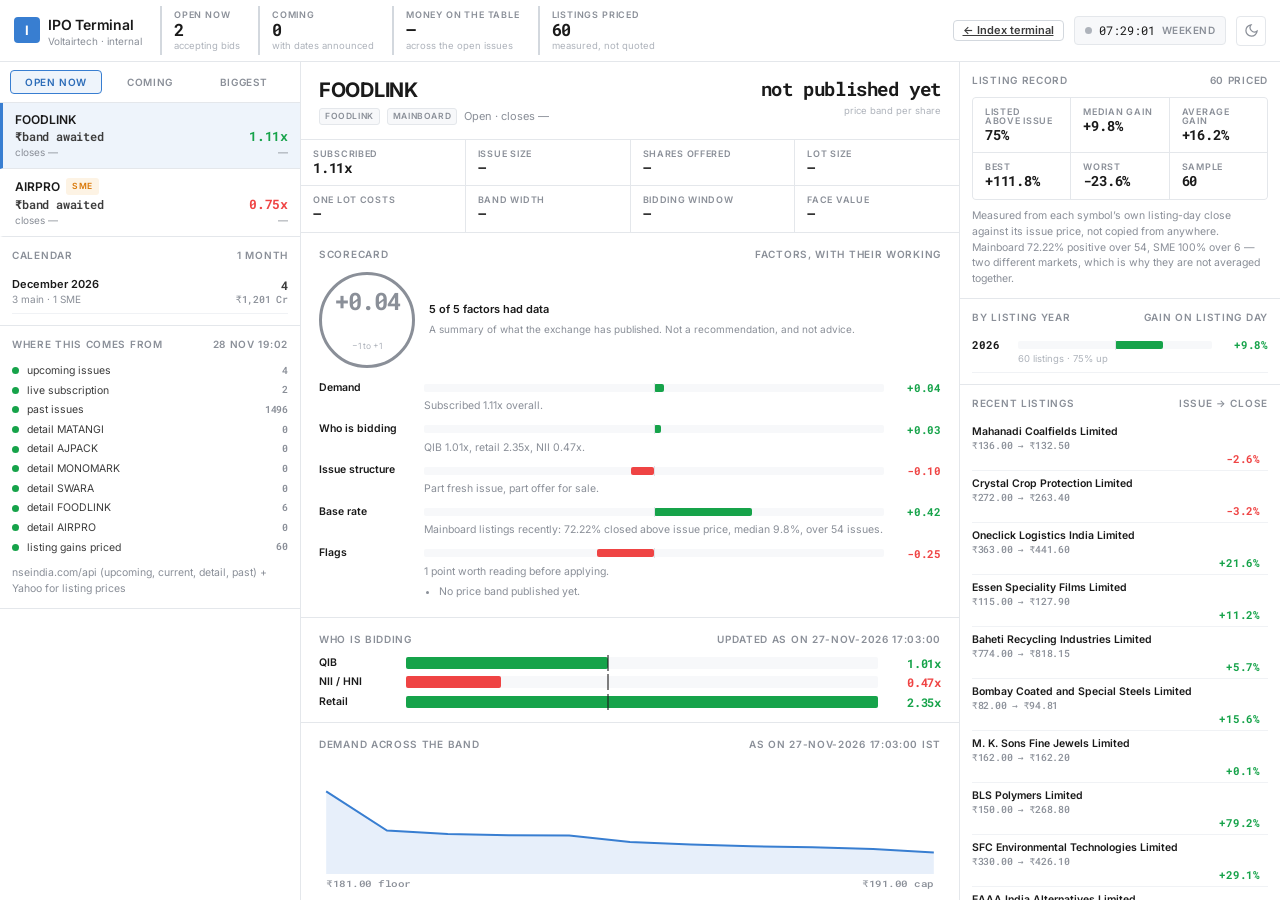
<file: ipo.html>
<!doctype html>
<html lang="en">
<head>
<meta charset="utf-8" />
<meta name="viewport" content="width=device-width, initial-scale=1" />
<title>IPO Terminal &middot; Voltairtech</title>
<meta name="description" content="Indian IPOs: the live book, the demand curve, the official prospectus and the measured listing record. Statistics, not commentary." />
<link rel="preconnect" href="https://fonts.googleapis.com" />
<link rel="preconnect" href="https://fonts.gstatic.com" crossorigin />
<link href="https://fonts.googleapis.com/css2?family=Inter:wght@400;500;600;700&family=Roboto+Mono:wght@400;500;600&display=swap" rel="stylesheet" />
<link rel="stylesheet" href="assets/style.css" />
<link rel="stylesheet" href="assets/ipo.css" />
</head>
<body class="ipo-body">

<header class="topbar">
  <div class="brand">
    <div class="brand-mark">I</div>
    <div>
      <span class="brand-name">IPO Terminal</span>
      <span class="brand-sub">Voltairtech &middot; internal</span>
    </div>
  </div>

  <div class="ipo-topstats" id="ipo-topstats"></div>

  <div class="topbar-right">
    <a class="btn btn-sm" href="index.html" title="The NIFTY and SENSEX terminal">&larr; Index terminal</a>
    <div class="clock">
      <span class="dot" id="market-dot"></span>
      <span class="clock-time" id="market-clock">--:--:--</span>
      <span class="clock-state" id="market-state">&mdash;</span>
    </div>
    <button class="icon-btn" id="btn-theme" title="Toggle dark mode" aria-label="Toggle dark mode">
      <svg viewBox="0 0 24 24" fill="none" stroke="currentColor" stroke-width="2" stroke-linecap="round"><path d="M21 12.8A9 9 0 1 1 11.2 3a7 7 0 0 0 9.8 9.8z"/></svg>
    </button>
  </div>
</header>

<div class="ipo-workspace">

  <!-- ------------------------------------------------------- LEFT: the list -->
  <aside class="panel ipo-list-panel" aria-label="Issues">
    <div class="ipo-tabs" role="tablist">
      <button class="ipo-tab is-on" data-list="open" role="tab" aria-selected="true">Open now</button>
      <button class="ipo-tab" data-list="upcoming" role="tab" aria-selected="false">Coming</button>
      <button class="ipo-tab" data-list="big" role="tab" aria-selected="false">Biggest</button>
    </div>
    <div class="panel-scroll">
      <div id="ipo-list"></div>

      <div class="section" id="ipo-calendar-section">
        <div class="section-head">
          <span class="label">Calendar</span>
          <span class="label" id="ipo-cal-note">&mdash;</span>
        </div>
        <div id="ipo-calendar"></div>
      </div>

      <div class="section">
        <div class="section-head">
          <span class="label">Where this comes from</span>
          <span class="label" id="ipo-updated">&mdash;</span>
        </div>
        <div id="ipo-lanes"></div>
        <p class="hint" id="ipo-source">&mdash;</p>
      </div>
    </div>
  </aside>

  <!-- --------------------------------------------------- CENTRE: the company -->
  <main class="panel ipo-main" aria-label="Issue detail">
    <div class="panel-scroll" id="ipo-detail">
      <div class="ipo-empty" id="ipo-empty">
        <strong>Loading Indian IPOs&hellip;</strong>
        <span class="muted">Pipeline, live book and the measured listing record.</span>
      </div>
    </div>
  </main>

  <!-- ------------------------------------------------- RIGHT: the base rate -->
  <aside class="panel ipo-side" aria-label="Market record">
    <div class="panel-scroll">
      <div class="section">
        <div class="section-head">
          <span class="label">Listing record</span>
          <span class="label" id="ipo-hist-n">&mdash;</span>
        </div>
        <div id="ipo-hist-summary"></div>
        <p class="hint" id="ipo-hist-note">&mdash;</p>
      </div>

      <div class="section" id="ipo-year-section">
        <div class="section-head">
          <span class="label">By listing year</span>
          <span class="label">gain on listing day</span>
        </div>
        <div id="ipo-years"></div>
      </div>

      <div class="section" id="ipo-recent-section">
        <div class="section-head">
          <span class="label">Recent listings</span>
          <span class="label">issue &rarr; close</span>
        </div>
        <div id="ipo-recent"></div>
      </div>

      <div class="section">
        <div class="section-head"><span class="label">Grey market premium</span></div>
        <p class="hint" id="ipo-gmp">
          Not shown. Every GMP figure in circulation is scraped from unregulated grey-market
          sites, none of them publish a method, and they disagree with each other by a third
          on the same morning. This page will show one when there is a source whose record can
          be scored against actual listing gains the way the numbers above are.
        </p>
      </div>
    </div>
  </aside>
</div>

<script src="assets/js/config.js"></script>
<script src="assets/js/core.js"></script>
<script src="assets/js/data.js"></script>
<script src="assets/js/ipo.js"></script>
<script src="assets/js/ipo-app.js"></script>
</body>
</html>
</file>
<file: assets/style.css>
/* ============================================================================
   Kite-style terminal for NIFTY / SENSEX.
   Palette follows Zerodha Kite: white surfaces, #387ed1 blue, green up,
   orange-red down. Every colour is a token so the dark theme swaps in one place.
   ========================================================================== */

:root {
  color-scheme: light;

  --bg:            #ffffff;
  --bg-sunken:     #f7f8fa;
  --bg-raised:     #ffffff;
  --bg-hover:      #f4f6f8;
  --bg-active:     #eef4fb;

  --border:        #e4e7eb;
  --border-strong: #d3d8de;

  --ink:           #3c3c3c;
  --ink-strong:    #1a1a1a;
  --ink-muted:     #8a8f98;
  --ink-faint:     #aeb3bb;

  --brand:         #387ed1;
  --brand-ink:     #2c6cb8;
  --brand-soft:    #e8f1fb;

  --up:            #16a34a;
  --up-soft:       #e8f6ed;
  --down:          #ef4444;
  --down-soft:     #fdecec;
  --flat:          #8a8f98;

  --warn:          #d97706;
  --warn-soft:     #fdf3e4;

  /* chart-only tokens */
  --grid:          #f0f2f5;
  --axis:          #dfe3e8;
  --forecast:      #7c3aed;
  --fc-news:       #0284c7;
  --fc-pattern:    #ea580c;
  /* The frozen call and what actually happened. Deliberately outside the
     violet/blue/orange family the live projections use, because these two are
     the only lines a reader is asked to compare against each other. */
  --fc-locked:     #db2777;
  --actual-line:   #111827;
  --forecast-soft: #ede9fe;
  --now-line:      #94a3b8;
  --pattern-bull:  #0ea5e9;
  --pattern-bear:  #d97706;
  --pattern-neutral:#94a3b8;
  --level-line:    #64748b;

  /* categorical slots for the driver / sector charts */
  --series-1: #2a78d6;
  --series-2: #eb6834;
  --series-3: #1baf7a;
  --series-4: #eda100;
  --series-5: #4a3aa7;

  --radius:   4px;
  --radius-lg: 6px;
  --shadow:   0 1px 2px rgba(16,24,40,.06), 0 1px 3px rgba(16,24,40,.08);
  --shadow-lg:0 8px 24px rgba(16,24,40,.12);

  /* 62px, not 54: the ticker tiles went to two lines on 20 Sep 2026 and
     54 clipped the label off the top of every one of them. */
  --header-h: 62px;
  --mw-w:     272px;
  --insight-w:320px;

  --mono: "Roboto Mono", ui-monospace, "SF Mono", Menlo, Consolas, monospace;
  --sans: Inter, -apple-system, BlinkMacSystemFont, "Segoe UI", Roboto, sans-serif;
}

:root[data-theme="dark"] {
  color-scheme: dark;
  --bg:            #14161a;
  --bg-sunken:     #0f1114;
  --bg-raised:     #1a1d22;
  --bg-hover:      #23272e;
  --bg-active:     #1c2734;
  --border:        #2a2f37;
  --border-strong: #3a414b;
  --ink:           #d5d9df;
  --ink-strong:    #f2f4f7;
  --ink-muted:     #8b939e;
  --ink-faint:     #6b737d;
  --brand:         #5b9ce6;
  --brand-ink:     #7db1ec;
  --brand-soft:    #16263a;
  --up:            #34d17f;
  --up-soft:       #12281c;
  --down:          #f87171;
  --down-soft:     #2c1618;
  --grid:          #21252b;
  --axis:          #333a43;
  --forecast:      #a78bfa;
  --fc-news:       #38bdf8;
  --fc-pattern:    #fb923c;
  --fc-locked:     #f472b6;
  --actual-line:   #e5e7eb;
  --forecast-soft: #251d3d;
  --now-line:      #64748b;
  --pattern-bull:  #38bdf8;
  --pattern-bear:  #fbbf24;
  --pattern-neutral:#7a838f;
  --level-line:    #94a3b8;
  --series-1: #3987e5; --series-2: #d95926; --series-3: #199e70;
  --series-4: #c98500; --series-5: #9085e9;
  --shadow:   0 1px 2px rgba(0,0,0,.4);
  --shadow-lg:0 8px 24px rgba(0,0,0,.5);
}

* { box-sizing: border-box; }

html, body {
  height: 100%;
  margin: 0;
  background: var(--bg-sunken);
  color: var(--ink);
  font: 400 13px/1.45 var(--sans);
  -webkit-font-smoothing: antialiased;
}

body { display: flex; flex-direction: column; overflow: hidden; }

.num { font-family: var(--mono); font-variant-numeric: tabular-nums; letter-spacing: -.2px; }
.up   { color: var(--up); }
.down { color: var(--down); }
.flat { color: var(--flat); }
.muted{ color: var(--ink-muted); }
.hidden { display: none !important; }

.label {
  font-size: 10px; font-weight: 600; letter-spacing: .07em;
  text-transform: uppercase; color: var(--ink-muted);
}

/* ------------------------------------------------------------------ header */
.topbar {
  height: var(--header-h); flex: 0 0 var(--header-h);
  display: flex; align-items: center; gap: 18px;
  padding: 0 14px;
  background: var(--bg-raised);
  border-bottom: 1px solid var(--border);
  z-index: 40;
}

.brand { display: flex; align-items: center; gap: 8px; flex: 0 0 auto; }
.brand-mark {
  width: 26px; height: 26px; border-radius: var(--radius);
  background: var(--brand); color: #fff;
  display: grid; place-items: center; font-weight: 700; font-size: 13px;
}
.brand-name { font-weight: 600; font-size: 14px; color: var(--ink-strong); letter-spacing: -.2px; }
.brand-sub  { font-size: 10px; color: var(--ink-muted); display: block; line-height: 1; margin-top: 1px; }

.ticker-strip { display: flex; gap: 6px; flex: 1 1 auto; min-width: 0; overflow-x: auto; scrollbar-width: none; }
.ticker-strip::-webkit-scrollbar { display: none; }

/* Two lines, not one. A ticker tile is read as "name, then number", and a
   single baseline row of name / price / change makes all three compete - the
   price is the thing the eye should land on and it was the same weight as the
   label above it. This is the shape every Indian broker and exchange site
   uses, for that reason.

   Grid areas rather than a wrapper element, because the three children are
   flat in the markup and adding a wrapper would mean touching renderTicker(),
   which finds them by data-field. */
.tick {
  display: grid;
  grid-template-columns: auto auto;
  grid-template-areas: "name name" "ltp chg";
  align-items: baseline;
  column-gap: 7px; row-gap: 1px;
  padding: 5px 11px; border-radius: var(--radius);
  border: 1px solid transparent; cursor: pointer; white-space: nowrap;
  transition: background .12s, border-color .12s;
  min-width: 104px;
}
.tick:hover { background: var(--bg-hover); }
.tick[aria-selected="true"] { background: var(--bg-active); border-color: var(--brand); }
.tick-name {
  grid-area: name;
  font-size: 9.5px; font-weight: 600; letter-spacing: .08em;
  text-transform: uppercase; color: var(--ink-muted);
}
.tick-ltp { grid-area: ltp; font-size: 15px; font-weight: 700; color: var(--ink-strong); letter-spacing: -.3px; }
.tick-chg { grid-area: chg; font-size: 10.5px; font-weight: 600; }

.topbar-right { display: flex; align-items: center; gap: 10px; flex: 0 0 auto; }

.clock {
  display: flex; align-items: center; gap: 7px;
  padding: 5px 10px; border-radius: var(--radius);
  background: var(--bg-sunken); border: 1px solid var(--border);
}
.dot { width: 7px; height: 7px; border-radius: 50%; background: var(--flat); flex: 0 0 auto; }
.dot.live   { background: var(--up); animation: pulse 2s ease-in-out infinite; }
.dot.closed { background: var(--ink-faint); }
.dot.pre    { background: var(--warn); }
@keyframes pulse { 0%,100% { opacity: 1; } 50% { opacity: .35; } }
@media (prefers-reduced-motion: reduce) { .dot.live { animation: none; } }

.clock-time  { font-family: var(--mono); font-size: 12px; color: var(--ink-strong); }
.clock-state { font-size: 10px; font-weight: 600; letter-spacing: .05em; text-transform: uppercase; color: var(--ink-muted); }

.icon-btn {
  width: 30px; height: 30px; display: grid; place-items: center;
  border: 1px solid var(--border); background: var(--bg-raised);
  border-radius: var(--radius); color: var(--ink-muted); cursor: pointer;
  transition: background .12s, color .12s;
}
.icon-btn:hover { background: var(--bg-hover); color: var(--ink-strong); }
.icon-btn svg { width: 15px; height: 15px; }

/* --------------------------------------------------------------- workspace */
.workspace {
  flex: 1 1 auto; min-height: 0;
  display: grid;
  grid-template-columns: var(--mw-w) minmax(0,1fr) var(--insight-w);
  gap: 1px; background: var(--border);
}

.panel { background: var(--bg); min-height: 0; display: flex; flex-direction: column; overflow: hidden; }
.panel-scroll { overflow-y: auto; overscroll-behavior: contain; }
.panel-scroll::-webkit-scrollbar { width: 8px; }
.panel-scroll::-webkit-scrollbar-thumb { background: var(--border-strong); border-radius: 4px; }
.panel-scroll::-webkit-scrollbar-track { background: transparent; }

.section {
  padding: 11px 12px;
  border-bottom: 1px solid var(--border);
}
.section-head {
  display: flex; align-items: center; justify-content: space-between;
  gap: 8px; margin-bottom: 9px;
}

/* ------------------------------------------------------------ marketwatch */
.mw-search { padding: 9px 10px; border-bottom: 1px solid var(--border); }
.mw-search input {
  width: 100%; padding: 7px 9px; font: inherit; font-size: 12px;
  border: 1px solid var(--border); border-radius: var(--radius);
  background: var(--bg-sunken); color: var(--ink);
}
.mw-search input:focus { outline: 2px solid var(--brand-soft); border-color: var(--brand); background: var(--bg); }

.mw-list { list-style: none; margin: 0; padding: 0; }
.mw-item {
  display: flex; align-items: center; justify-content: space-between; gap: 8px;
  padding: 9px 12px; border-bottom: 1px solid var(--border);
  cursor: pointer; border-left: 2px solid transparent;
}
.mw-item:hover { background: var(--bg-hover); }
.mw-item[aria-selected="true"] { background: var(--bg-active); border-left-color: var(--brand); }
.mw-title { font-size: 12.5px; font-weight: 600; color: var(--ink-strong); display: block; }
.mw-sub   { font-size: 10px; color: var(--ink-faint); text-transform: uppercase; letter-spacing: .04em; }
.mw-right { text-align: right; }
.mw-ltp   { font-size: 13px; font-weight: 600; display: block; }
.mw-chg   { font-size: 10.5px; }

/* flash on tick */
@keyframes flashUp   { from { background: var(--up-soft); }   to { background: transparent; } }
@keyframes flashDown { from { background: var(--down-soft); } to { background: transparent; } }
.flash-up   { animation: flashUp .6s ease-out; }
.flash-down { animation: flashDown .6s ease-out; }

/* ---------------------------------------------------------------- stat rows */
.stat-grid { display: grid; grid-template-columns: 1fr 1fr; gap: 1px; background: var(--border); border: 1px solid var(--border); border-radius: var(--radius); overflow: hidden; }
.stat { background: var(--bg); padding: 7px 9px; }
.stat-k { font-size: 9.5px; color: var(--ink-muted); text-transform: uppercase; letter-spacing: .05em; display: block; }
.stat-v { font-size: 12.5px; font-weight: 600; color: var(--ink-strong); font-family: var(--mono); }

.kv { display: flex; align-items: baseline; justify-content: space-between; gap: 10px; padding: 4px 0; font-size: 12px; }
.kv + .kv { border-top: 1px dashed var(--border); }
.kv-k { color: var(--ink-muted); }
.kv-v { font-weight: 600; color: var(--ink-strong); font-family: var(--mono); }

/* breadth bar */
.breadth { display: flex; height: 6px; border-radius: 3px; overflow: hidden; background: var(--border); margin-top: 6px; }
.breadth-a { background: var(--up); }
.breadth-d { background: var(--down); }
.breadth-u { background: var(--ink-faint); }

/* ------------------------------------------------------------- chart panel */
.chart-panel { display: flex; flex-direction: column; min-height: 0; }

.chart-toolbar {
  display: flex; align-items: center; gap: 14px; flex-wrap: wrap;
  padding: 9px 14px; border-bottom: 1px solid var(--border);
  background: var(--bg-raised);
}
.asset-block { display: flex; align-items: baseline; gap: 10px; flex: 0 1 auto; min-width: 0; }
.asset-name  { font-size: 15px; font-weight: 600; color: var(--ink-strong); margin: 0; white-space: nowrap; }
.asset-exch  { font-size: 10px; color: var(--ink-faint); text-transform: uppercase; letter-spacing: .05em; }
.asset-ltp   { font-size: 20px; font-weight: 600; font-family: var(--mono); letter-spacing: -.5px; }
.asset-chg   { font-size: 12.5px; font-weight: 500; font-family: var(--mono); }

.toolbar-spacer { flex: 1 1 auto; }

.tf-group { display: inline-flex; border: 1px solid var(--border); border-radius: var(--radius); overflow: hidden; }
.tf-btn {
  padding: 5px 11px; font: 600 11px/1 var(--sans); letter-spacing: .03em;
  background: var(--bg-raised); color: var(--ink-muted);
  border: none; border-right: 1px solid var(--border); cursor: pointer;
  transition: background .12s, color .12s;
}
.tf-btn:last-child { border-right: none; }
.tf-btn:hover { background: var(--bg-hover); color: var(--ink-strong); }
.tf-btn[aria-pressed="true"] { background: var(--brand); color: #fff; }

.chart-legend { display: flex; gap: 12px; align-items: center; flex-wrap: wrap; }
.lg { display: inline-flex; align-items: center; gap: 5px; font-size: 10.5px; color: var(--ink-muted); }
.lg-swatch { width: 12px; height: 3px; border-radius: 2px; flex: 0 0 auto; }
.lg-swatch.hist { background: linear-gradient(90deg, var(--up) 50%, var(--down) 50%); }
.lg-swatch.fc   { background: repeating-linear-gradient(90deg, var(--forecast) 0 4px, transparent 4px 7px); }
.lg-swatch.fcnews { background: repeating-linear-gradient(90deg, var(--fc-news) 0 4px, transparent 4px 7px); }
.lg-swatch.fcpat  { background: repeating-linear-gradient(90deg, var(--fc-pattern) 0 4px, transparent 4px 7px); }
.lg-swatch.lock { background: repeating-linear-gradient(90deg, var(--fc-locked) 0 5px, transparent 5px 8px); }
.lg-swatch.act  { background: var(--actual-line); }

.chart-stage { position: relative; flex: 1 1 auto; min-height: 260px; }
#chart { position: absolute; inset: 0; }

/* forecast zone shading + now divider, positioned by JS */
.now-divider {
  position: absolute; top: 0; bottom: 26px; width: 0;
  border-left: 1px dashed var(--now-line); pointer-events: none; z-index: 3;
}
.now-divider::after {
  content: "NOW"; position: absolute; top: 4px; left: 4px;
  font: 600 9px/1 var(--sans); letter-spacing: .08em; color: var(--now-line);
  background: var(--bg); padding: 2px 4px; border-radius: 2px;
}
.forecast-zone {
  position: absolute; top: 0; bottom: 26px; right: 0;
  background: var(--forecast-soft); opacity: .45;
  pointer-events: none; z-index: 1;
}
.forecast-zone::after {
  content: "AI FORECAST"; position: absolute; top: 4px; right: 8px;
  font: 600 9px/1 var(--sans); letter-spacing: .08em; color: var(--forecast);
}

.chart-empty {
  position: absolute; inset: 0; display: grid; place-items: center; z-index: 5;
  background: var(--bg); color: var(--ink-muted); font-size: 12px; gap: 8px;
  text-align: center; padding: 20px;
}

/* reason card that follows the crosshair */
.reason-card {
  position: absolute; z-index: 10; max-width: 320px;
  background: var(--bg-raised); border: 1px solid var(--border-strong);
  border-radius: var(--radius-lg); box-shadow: var(--shadow-lg);
  padding: 10px 11px; pointer-events: none;
}
.reason-head { display: flex; align-items: center; justify-content: space-between; gap: 10px; margin-bottom: 6px; }
.reason-when { font: 600 10px/1 var(--mono); color: var(--ink-muted); }
.reason-move { font: 700 12px/1 var(--mono); }
.reason-text { font-size: 12px; color: var(--ink-strong); margin: 0 0 7px; line-height: 1.4; }
.reason-foot { display: flex; gap: 8px; flex-wrap: wrap; font-size: 10px; color: var(--ink-muted); }

.chip {
  display: inline-flex; align-items: center; gap: 4px;
  padding: 2px 6px; border-radius: 3px; font-size: 10px; font-weight: 600;
  letter-spacing: .03em; text-transform: uppercase;
  background: var(--bg-sunken); color: var(--ink-muted); border: 1px solid var(--border);
}
.chip.pos  { background: var(--up-soft);   color: var(--up);   border-color: transparent; }
.chip.neg  { background: var(--down-soft); color: var(--down); border-color: transparent; }
.chip.high { background: var(--warn-soft); color: var(--warn); border-color: transparent; }
.chip.brand{ background: var(--brand-soft); color: var(--brand-ink); border-color: transparent; }

/* ------------------------------------------------------------ news console */
.news-console { flex: 0 0 auto; border-top: 1px solid var(--border); background: var(--bg-raised); display: flex; flex-direction: column; max-height: 244px; }
.news-head {
  display: flex; align-items: center; gap: 10px; flex-wrap: wrap;
  padding: 8px 14px; border-bottom: 1px solid var(--border);
}
.news-filters { display: flex; gap: 4px; margin-left: auto; flex-wrap: wrap; }
.filter-btn {
  padding: 3px 8px; font: 600 10px/1.4 var(--sans); letter-spacing: .03em;
  border: 1px solid var(--border); background: var(--bg); color: var(--ink-muted);
  border-radius: 3px; cursor: pointer; text-transform: uppercase;
}
.filter-btn[aria-pressed="true"] { background: var(--brand); border-color: var(--brand); color: #fff; }

.news-list { list-style: none; margin: 0; padding: 0; overflow-y: auto; flex: 1 1 auto; }
.news-row {
  display: grid; grid-template-columns: 52px 62px 1fr auto;
  gap: 10px; align-items: baseline;
  padding: 7px 14px; border-bottom: 1px solid var(--border); font-size: 12px;
}
.news-row:hover { background: var(--bg-hover); }
.news-row.is-new { animation: flashIn 1.2s ease-out; }
@keyframes flashIn { from { background: var(--brand-soft); } to { background: transparent; } }
.news-time { font-family: var(--mono); font-size: 10.5px; color: var(--ink-faint); }
.news-head-text { color: var(--ink-strong); overflow: hidden; text-overflow: ellipsis; white-space: nowrap; }
.news-head-text a { color: inherit; text-decoration: none; }
.news-head-text a:hover { color: var(--brand); text-decoration: underline; }
.news-score { font-family: var(--mono); font-size: 11px; font-weight: 600; text-align: right; }

/* --------------------------------------------------------- insight column */
.gauge-wrap { margin: 4px 0 10px; }
.gauge-track { position: relative; height: 8px; border-radius: 4px; background: linear-gradient(90deg, var(--down) 0%, var(--border) 50%, var(--up) 100%); }
.gauge-pin {
  position: absolute; top: -4px; width: 3px; height: 16px; border-radius: 2px;
  background: var(--ink-strong); transform: translateX(-50%);
  transition: left .5s cubic-bezier(.4,0,.2,1);
}
.gauge-scale { display: flex; justify-content: space-between; margin-top: 5px; font-size: 9.5px; color: var(--ink-faint); text-transform: uppercase; letter-spacing: .05em; }

.verdict { text-align: center; padding: 10px 0 4px; }
.verdict-dir { font-size: 22px; font-weight: 700; letter-spacing: -.4px; line-height: 1.1; }
.verdict-range { font-family: var(--mono); font-size: 13px; color: var(--ink-strong); margin-top: 3px; }
.verdict-conf { font-size: 11px; color: var(--ink-muted); margin-top: 3px; }

.drivers { display: grid; gap: 7px; }
.driver { display: grid; grid-template-columns: 74px 1fr 42px; gap: 8px; align-items: center; font-size: 11.5px; }
.driver-k { color: var(--ink-muted); }
.driver-bar { position: relative; height: 7px; background: var(--bg-sunken); border-radius: 4px; overflow: hidden; }
.driver-bar::before { content: ""; position: absolute; left: 50%; top: 0; bottom: 0; width: 1px; background: var(--border-strong); }
.driver-fill { position: absolute; top: 0; bottom: 0; border-radius: 3px; transition: width .4s, left .4s; }
.driver-v { font-family: var(--mono); font-size: 11px; text-align: right; font-weight: 600; }

/* seasonality mini bars */
/* Twelve columns sharing one zero line: positives grow up from the middle,
   negatives grow down, so the sign is readable without reading the numbers. */
.season-bars { display: grid; grid-template-columns: repeat(12, 1fr); gap: 2px; height: 76px; margin-top: 8px; position: relative; }
.season-bars::before {
  content: ""; position: absolute; left: 0; right: 0; top: 31px;
  border-top: 1px solid var(--border-strong);
}
.sb { position: relative; display: grid; grid-template-rows: 31px 31px 14px; cursor: default; }
.sb-pos { align-self: end; }
.sb-neg { align-self: start; }
.sb-fill { min-height: 2px; width: 100%; }
.sb-fill.pos { border-radius: 2px 2px 0 0; }
.sb-fill.neg { border-radius: 0 0 2px 2px; }
.sb-label { font-size: 8.5px; text-align: center; color: var(--ink-faint); align-self: center; letter-spacing: -.2px; }
.sb[data-current="true"] .sb-label { color: var(--brand); font-weight: 700; }
.sb[data-current="true"] .sb-fill { outline: 1.5px solid var(--brand); outline-offset: 1px; }

.sector-list { display: grid; gap: 5px; }
.sector-row { display: grid; grid-template-columns: 1fr 58px 40px; gap: 8px; align-items: center; font-size: 11.5px; }
.sector-n { color: var(--ink); text-transform: capitalize; overflow: hidden; text-overflow: ellipsis; white-space: nowrap; }
.sector-bar { height: 6px; background: var(--bg-sunken); border-radius: 3px; position: relative; overflow: hidden; }
.sector-bar::before { content: ""; position: absolute; left: 50%; top: 0; bottom: 0; width: 1px; background: var(--border-strong); }
.sector-fill { position: absolute; top: 0; bottom: 0; border-radius: 3px; }
.sector-v { font-family: var(--mono); font-size: 10.5px; text-align: right; font-weight: 600; }

.source-row { display: flex; align-items: center; justify-content: space-between; gap: 8px; font-size: 11px; padding: 3px 0; }
.source-row + .source-row { border-top: 1px dashed var(--border); }
.src-state { display: inline-flex; align-items: center; gap: 5px; font-size: 10px; font-weight: 600; }

/* ---------------------------------------------------------------- modal */
.modal-backdrop {
  position: fixed; inset: 0; background: rgba(15,23,42,.45);
  display: grid; place-items: center; z-index: 100; padding: 16px;
}
.modal {
  background: var(--bg-raised); border-radius: var(--radius-lg);
  box-shadow: var(--shadow-lg); width: min(520px, 100%);
  max-height: 88vh; display: flex; flex-direction: column; overflow: hidden;
}
.modal-head { display: flex; align-items: center; justify-content: space-between; padding: 14px 16px; border-bottom: 1px solid var(--border); }
.modal-head h2 { margin: 0; font-size: 15px; font-weight: 600; color: var(--ink-strong); }
.modal-body { padding: 16px; overflow-y: auto; display: grid; gap: 15px; }
.modal-foot { display: flex; justify-content: flex-end; gap: 8px; padding: 12px 16px; border-top: 1px solid var(--border); background: var(--bg-sunken); }

.field { display: grid; gap: 5px; }
.field label { font-size: 11.5px; font-weight: 600; color: var(--ink-strong); }
.field input, .field select {
  padding: 8px 10px; font: inherit; font-size: 12.5px;
  border: 1px solid var(--border); border-radius: var(--radius);
  background: var(--bg); color: var(--ink); width: 100%;
}
.field input:focus, .field select:focus { outline: 2px solid var(--brand-soft); border-color: var(--brand); }
.field small { font-size: 11px; color: var(--ink-muted); line-height: 1.4; }

.btn {
  padding: 8px 14px; font: 600 12.5px/1 var(--sans); border-radius: var(--radius);
  border: 1px solid var(--border-strong); background: var(--bg); color: var(--ink);
  cursor: pointer;
}
.btn:hover { background: var(--bg-hover); }
.btn-primary { background: var(--brand); border-color: var(--brand); color: #fff; }
.btn-primary:hover { background: var(--brand-ink); }
.btn-sm { padding: 4px 9px; font-size: 11px; }

.notice {
  padding: 9px 11px; border-radius: var(--radius); font-size: 11.5px; line-height: 1.45;
  background: var(--warn-soft); color: var(--warn); border: 1px solid transparent;
}
.notice.info { background: var(--brand-soft); color: var(--brand-ink); }

/* -------------------------------------------------------------- responsive */
@media (max-width: 1280px) {
  :root { --insight-w: 280px; --mw-w: 240px; }
}
/* Between 760 and 1080 the third column will not fit beside the chart, so it
   moves under it instead of disappearing. Hiding the forecast entirely made
   the page look broken on a laptop - it is the reason the page exists. */
@media (max-width: 1080px) {
  .workspace {
    grid-template-columns: var(--mw-w) minmax(0,1fr);
    grid-template-rows: minmax(0, 1fr) auto;
  }
  .mw-panel      { grid-column: 1; grid-row: 1 / span 2; }
  .chart-panel   { grid-column: 2; grid-row: 1; }
  .insight-panel {
    display: flex; grid-column: 2; grid-row: 2;
    max-height: 34vh; border-top: 1px solid var(--border);
  }
  /* The forecast reads better as a row than a column at this width. */
  .insight-panel .panel-scroll {
    display: grid; grid-template-columns: repeat(auto-fit, minmax(230px, 1fr));
    align-items: start;
  }
  .insight-panel .section { border-right: 1px solid var(--border); }
}
@media (max-width: 860px) {
  /* The topbar is the only row that cannot wrap, so shrink it deliberately
     rather than letting it push the document wider than the screen. */
  .topbar { gap: 8px; padding: 0 10px; overflow: hidden; }
  .topbar-right { gap: 6px; }
  .clock { padding: 4px 7px; gap: 5px; }
  .clock-state { display: none; }
  .brand-sub { display: none; }
  .ticker-strip { flex: 1 1 0; }
}
@media (max-width: 620px) {
  /* The marketwatch list right below carries the same quotes. */
  .ticker-strip { display: none; }
  .brand-name { font-size: 13px; }
}
@media (max-width: 400px) {
  .brand-name { display: none; }
}

@media (max-width: 760px) {
  /* The desktop shell is a fixed-height flex column; on a phone the page has
     to flow and scroll normally, so that constraint is lifted entirely. */
  html, body { height: auto; overflow: visible; }
  body { display: block; }
  .topbar { position: sticky; top: 0; }
  .workspace { height: auto; min-height: 0; }

  /* Stack, and put the chart first - on a phone the chart is the reason you
     opened the page, so the watchlist and the study panel go below it. */
  .workspace { display: flex; flex-direction: column; gap: 0; background: var(--bg); }
  .chart-panel   { order: 1; }
  .insight-panel { order: 2; }
  .mw-panel      { order: 3; }

  .panel { border-bottom: 1px solid var(--border); overflow: visible; }
  .panel-scroll { overflow: visible; }

  /* The right-hand panel is a slide-over on tablets; on a phone it is in flow. */
  .insight-panel, .insight-panel.is-open {
    display: flex; position: static; width: auto; inset: auto;
    box-shadow: none; border-left: none;
  }

  .chart-stage { height: 320px; min-height: 320px; }
  .chart-toolbar { gap: 10px; padding: 9px 10px; }
  .chart-legend { width: 100%; order: 5; }

  /* Bounded, or 120 headlines make the page several screens tall. */
  .news-console { max-height: none; }
  .news-list { max-height: 360px; overflow-y: auto; }
  .news-row { grid-template-columns: 46px 44px minmax(0,1fr) auto; gap: 7px; padding: 7px 10px; }
}


/* Backstop: no element may push the document wider than the viewport. The
   only things allowed to scroll sideways are their own containers. */
html, body { max-width: 100%; overflow-x: clip; }
.news-head-text, .sector-n, .mw-title, .driver-k { min-width: 0; }


/* ------------------------------------------------------------- journal */
.journal-form { display: grid; grid-template-columns: repeat(auto-fit, minmax(140px, 1fr)); gap: 10px; }
.journal-table-wrap { overflow-x: auto; border: 1px solid var(--border); border-radius: var(--radius); }
.journal-table { width: 100%; border-collapse: collapse; font-size: 12px; }
.journal-table th {
  text-align: left; font-size: 9.5px; letter-spacing: .06em; text-transform: uppercase;
  color: var(--ink-muted); font-weight: 600; padding: 7px 9px;
  border-bottom: 1px solid var(--border); background: var(--bg-sunken); white-space: nowrap;
}
.journal-table td { padding: 7px 9px; border-bottom: 1px solid var(--border); vertical-align: middle; }
.journal-table tr:last-child td { border-bottom: none; }
.journal-table .num-col { text-align: right; font-family: var(--mono); }
.journal-table .side-buy  { color: var(--brand); font-weight: 600; }
.journal-table .side-sell { color: var(--down); font-weight: 600; }
.journal-table .row-del {
  border: none; background: none; color: var(--ink-faint); cursor: pointer;
  font-size: 15px; line-height: 1; padding: 2px 5px; border-radius: 3px;
}
.journal-table .row-del:hover { color: var(--down); background: var(--down-soft); }
.journal-empty { padding: 18px; text-align: center; color: var(--ink-muted); font-size: 12px; }

/* --------------------------------------------------- pattern recognition */
.pattern-now { display: grid; gap: 5px; margin-bottom: 9px; }
.pattern-live {
  display: flex; align-items: center; justify-content: space-between;
  gap: 8px; font-size: 11px;
}
.pattern-table { width: 100%; border-collapse: collapse; font-size: 11.5px; }
.pattern-table th {
  text-align: left; font-size: 9px; letter-spacing: .06em; text-transform: uppercase;
  color: var(--ink-muted); font-weight: 600; padding: 5px 4px;
  border-bottom: 1px solid var(--border); white-space: nowrap;
}
.pattern-table td { padding: 5px 4px; border-bottom: 1px dashed var(--border); }
.pattern-table tr:last-child td { border-bottom: none; }
.pattern-table .num-col { text-align: right; font-family: var(--mono); }
/* A thin sample is shown, but visibly demoted - it is not evidence. */
.pattern-table tr.thin td { opacity: .55; }
.thin-tag {
  font-size: 8.5px; letter-spacing: .05em; text-transform: uppercase;
  color: var(--warn); border: 1px solid var(--warn); border-radius: 2px;
  padding: 0 3px; vertical-align: middle;
}
.pattern-note {
  font-size: 10px; line-height: 1.45; color: var(--ink-faint);
  margin: 8px 0 0; border-top: 1px dashed var(--border); padding-top: 7px;
}


/* ============================================================================
   Additions: forecast checkpoints, calibration, chart structures, levels,
   global cues, indicator grid, holdings, alerts and the overlay toolbar.
   Every colour below is one of the tokens above, so the dark theme needs no
   second copy of any of it.
   ========================================================================== */

.fine {
  font-size: 10.5px;
  line-height: 1.45;
  color: var(--ink-muted);
  margin: 6px 0 0;
}

/* ------------------------------------------------------- overlay toolbar */
.overlay-group {
  display: flex;
  flex-wrap: wrap;
  gap: 4px;
  margin-left: auto;
}
.ov-btn {
  font: inherit;
  font-size: 10.5px;
  line-height: 1;
  padding: 5px 8px;
  border: 1px solid var(--border);
  border-radius: var(--radius);
  background: var(--bg);
  color: var(--ink-muted);
  cursor: pointer;
  white-space: nowrap;
}
.ov-btn:hover { background: var(--bg-hover); color: var(--ink); }
.ov-btn.is-on {
  background: var(--brand-soft);
  border-color: var(--brand);
  color: var(--brand-ink);
  font-weight: 600;
}

/* ---------------------------------------------------- checkpoint table */
.cp-table { width: 100%; border-collapse: collapse; font-size: 11px; }
.cp-table th {
  text-align: left;
  font-weight: 500;
  color: var(--ink-muted);
  padding: 4px 0;
  border-bottom: 1px solid var(--border);
  font-size: 10px;
  text-transform: uppercase;
  letter-spacing: .04em;
}
.cp-table th.num, .cp-table td.num { text-align: right; }
.cp-table td {
  padding: 5px 0;
  border-bottom: 1px solid var(--border);
  color: var(--ink);
}
.cp-table tr:last-child td { border-bottom: 0; }
.cp-table td.num { font-family: var(--mono); font-variant-numeric: tabular-nums; }
.cp-time { color: var(--ink-strong); font-weight: 600; }
.cp-range { color: var(--ink-muted); font-size: 10px; white-space: nowrap; }
.cp-prob { font-weight: 600; }
.cp-prob.up { color: var(--up); }
.cp-prob.down { color: var(--down); }
.cp-prob.flat { color: var(--ink-muted); }

/* ------------------------------------------------------------ structures */
.structure-list { display: flex; flex-direction: column; gap: 6px; }
.structure-row {
  border: 1px solid var(--border);
  border-left: 3px solid var(--pattern-neutral);
  border-radius: var(--radius);
  padding: 7px 8px;
  background: var(--bg-sunken);
}
.structure-row.bull { border-left-color: var(--pattern-bull); }
.structure-row.bear { border-left-color: var(--pattern-bear); }
.structure-top {
  display: flex;
  align-items: baseline;
  gap: 6px;
  flex-wrap: wrap;
}
.structure-name { font-weight: 600; font-size: 11.5px; color: var(--ink-strong); }
.structure-status {
  font-size: 9.5px;
  text-transform: uppercase;
  letter-spacing: .05em;
  padding: 1px 5px;
  border-radius: 2px;
  background: var(--bg-hover);
  color: var(--ink-muted);
}
.structure-status.triggered { background: var(--brand-soft); color: var(--brand-ink); }
.structure-meta {
  display: flex;
  gap: 10px;
  flex-wrap: wrap;
  margin-top: 4px;
  font-size: 10.5px;
  color: var(--ink-muted);
  font-family: var(--mono);
}
.structure-meta b { color: var(--ink); font-weight: 600; }
.structure-why { font-size: 10.5px; color: var(--ink-muted); margin-top: 3px; line-height: 1.4; }
.structure-rate { font-size: 10.5px; margin-top: 3px; }
.structure-rate.thin { color: var(--warn); }

/* ---------------------------------------------------------------- levels */
.levels-list { display: flex; flex-direction: column; gap: 3px; }
.level-row {
  display: grid;
  grid-template-columns: 54px 1fr auto;
  gap: 8px;
  align-items: baseline;
  font-size: 11px;
  padding: 3px 0;
}
.level-tag {
  font-size: 9.5px;
  text-transform: uppercase;
  letter-spacing: .04em;
  color: var(--ink-muted);
}
.level-tag.res { color: var(--down); }
.level-tag.sup { color: var(--up); }
.level-price { font-family: var(--mono); font-variant-numeric: tabular-nums; color: var(--ink-strong); }
.level-note { color: var(--ink-muted); font-size: 10px; text-align: right; }

/* ------------------------------------------------------------ global cues */
.cues-list { display: grid; grid-template-columns: 1fr 1fr; gap: 4px 10px; }
.cue {
  display: flex;
  justify-content: space-between;
  align-items: baseline;
  font-size: 11px;
  padding: 2px 0;
  gap: 6px;
}
.cue-k { color: var(--ink-muted); white-space: nowrap; overflow: hidden; text-overflow: ellipsis; }
.cue-v { font-family: var(--mono); font-variant-numeric: tabular-nums; font-weight: 600; }

/* -------------------------------------------------------- indicator grid */
.ind-grid { display: grid; grid-template-columns: repeat(2, 1fr); gap: 4px 10px; }
.ind {
  display: flex;
  justify-content: space-between;
  align-items: baseline;
  font-size: 11px;
  gap: 6px;
  padding: 2px 0;
}
.ind-k { color: var(--ink-muted); }
.ind-v { font-family: var(--mono); font-variant-numeric: tabular-nums; }
.ind-v.up { color: var(--up); }
.ind-v.down { color: var(--down); }

/* --------------------------------------------------------------- holdings */
.pf-mini { list-style: none; margin: 8px 0 0; padding: 0; display: flex; flex-direction: column; gap: 2px; }
.pf-mini li {
  display: grid;
  grid-template-columns: 1fr auto auto;
  gap: 8px;
  font-size: 11px;
  align-items: baseline;
  padding: 2px 0;
}
.pf-sym { color: var(--ink-strong); font-weight: 600; overflow: hidden; text-overflow: ellipsis; white-space: nowrap; }
.pf-num { font-family: var(--mono); font-variant-numeric: tabular-nums; }

/* ----------------------------------------------------------------- alerts */
.alert-btn { position: relative; }
.alert-dot {
  position: absolute;
  top: 1px;
  right: 1px;
  min-width: 14px;
  height: 14px;
  padding: 0 3px;
  border-radius: 7px;
  background: var(--down);
  color: #fff;
  font-size: 9px;
  font-weight: 700;
  line-height: 14px;
  text-align: center;
  pointer-events: none;
}
.drawer {
  position: fixed;
  top: var(--header-h);
  right: 0;
  bottom: 0;
  width: min(380px, 100vw);
  background: var(--bg-raised);
  border-left: 1px solid var(--border);
  box-shadow: var(--shadow-lg);
  z-index: 60;
  display: flex;
  flex-direction: column;
}
.drawer-head {
  display: flex;
  align-items: center;
  gap: 8px;
  padding: 10px 12px;
  border-bottom: 1px solid var(--border);
}
.drawer-head h2 { font-size: 13px; margin: 0; flex: 1; }
.drawer-actions { display: flex; align-items: center; gap: 6px; }
.alert-list { list-style: none; margin: 0; padding: 0; overflow-y: auto; flex: 1; }
.alert-item {
  display: block;
  padding: 9px 12px;
  border-bottom: 1px solid var(--border);
  border-left: 3px solid var(--border-strong);
}
.alert-item.high { border-left-color: var(--down); }
.alert-item.medium { border-left-color: var(--warn); }
.alert-head {
  display: flex;
  gap: 6px;
  align-items: baseline;
  font-size: 10px;
  color: var(--ink-muted);
  margin-bottom: 2px;
}
.alert-sym { font-weight: 700; color: var(--ink-strong); font-size: 11px; }
.alert-kind { text-transform: uppercase; letter-spacing: .04em; }
.alert-text { font-size: 11.5px; line-height: 1.4; color: var(--ink); }
.alert-text a { color: inherit; text-decoration: none; }
.alert-text a:hover { text-decoration: underline; }
.alert-x {
  float: right;
  border: 0;
  background: none;
  color: var(--ink-faint);
  cursor: pointer;
  font-size: 13px;
  line-height: 1;
  padding: 0 0 0 6px;
}
.alert-x:hover { color: var(--ink); }

/* ----------------------------------------------------------- wide modal */
.modal-wide {
  max-width: 880px;
  width: calc(100vw - 32px);
  max-height: calc(100vh - 64px);
  display: flex;
  flex-direction: column;
}
/* One scroll region, not three. Nesting a scrolling table inside a scrolling
   modal body meant the holdings list showed two rows at a time inside a
   window with plenty of space left. */
.modal-wide .modal-body { overflow-y: auto; flex: 1; min-height: 0; }
.field-wide { grid-column: 1 / -1; }
.table-wrap { overflow-x: auto; }
.news-list.compact li { padding: 6px 0; font-size: 11px; }

@media (max-width: 720px) {
  .cues-list, .ind-grid { grid-template-columns: 1fr; }
  .drawer { width: 100vw; }
}

/* The calibration rows carry a target inside the label, so the label needs to
   be allowed to wrap while the number stays on one line and hard right. */
#accuracy-section .kv { align-items: baseline; gap: 10px; }
#accuracy-section .kv-k { line-height: 1.35; }
#accuracy-section .kv-k em { font-style: normal; color: var(--ink-faint); }
#accuracy-section .kv-v { white-space: nowrap; font-family: var(--mono); }


/* ------------------------------------- news vs pattern forecast split */
.fc-split {
  display: grid; gap: 4px; margin: 9px 0 2px;
  padding: 8px 9px; border: 1px solid var(--border);
  border-radius: var(--radius); background: var(--bg-sunken);
}
.fc-split-row { display: flex; align-items: baseline; gap: 7px; font-size: 11.5px; }
.fc-dot { width: 8px; height: 3px; border-radius: 2px; flex: 0 0 auto; }
.fc-dot.news { background: var(--fc-news); }
.fc-dot.pat  { background: var(--fc-pattern); }
.fc-split-k { color: var(--ink-muted); }
.fc-split-v { margin-left: auto; font-weight: 600; font-size: 11.5px; }
.fc-split-verdict {
  font-size: 10.5px; line-height: 1.4; color: var(--ink-muted);
  border-top: 1px dashed var(--border); padding-top: 6px; margin-top: 3px;
}
.fc-split-verdict.conflict { color: var(--warn); }


/* --------------------------------------------- historical analogue panel */
.analog-table { width: 100%; border-collapse: collapse; font-size: 11px; margin-top: 8px; }
.analog-table th {
  text-align: left; font-size: 9px; letter-spacing: .05em; text-transform: uppercase;
  color: var(--ink-muted); font-weight: 600; padding: 5px 4px;
  border-bottom: 1px solid var(--border); white-space: nowrap;
}
.analog-table td { padding: 5px 4px; border-bottom: 1px dashed var(--border); }
.analog-table tr:last-child td { border-bottom: none; }
.analog-table .num-col { text-align: right; font-family: var(--mono); }
/* A weak match is shown but visibly demoted - it is not evidence. */
.analog-table tr.weak td { opacity: .5; }
.analog-note {
  font-size: 10px; line-height: 1.45; color: var(--ink-faint);
  margin: 8px 0 0; border-top: 1px dashed var(--border); padding-top: 7px;
}

/* ----------------------------------------------- forecast verdict lines
   The accuracy panel and the ledger both end in one sentence that says
   whether the numbers above support acting. It is styled to be read rather
   than skimmed past, because the failure mode on this page has always been a
   reader taking a point estimate at face value and ignoring the interval
   printed next to it. */
.verdict-line {
  font-size: 11.5px;
  line-height: 1.5;
  margin: 10px 0 0;
  padding: 8px 10px;
  border-radius: 6px;
  border-left: 3px solid var(--flat);
  background: var(--grid);
  color: var(--ink-strong);
}
.verdict-line.good { border-left-color: var(--up);   background: var(--up-soft); }
.verdict-line.bad  { border-left-color: var(--down); background: var(--down-soft); }
.verdict-line.warn { border-left-color: var(--warn); background: var(--warn-soft); }

/* A lane that neither fired nor had data must not read as a scored result. */
.lg-verdict-right   { color: var(--up); font-weight: 600; }
.lg-verdict-wrong   { color: var(--down); font-weight: 600; }
.lg-verdict-idle    { color: var(--ink-muted); }
.analog-table tr.idle td { opacity: .55; }

.lg-arrival {
  font-size: 10.5px;
  line-height: 1.45;
  color: var(--ink-muted);
  margin: 6px 0 0;
  padding-left: 10px;
  border-left: 2px solid var(--border);
}
.lg-arrival strong { color: var(--ink-strong); font-weight: 600; }

/* ------------------------------------------------- why the line is there
   The projection's hover card. Same surface treatment as .reason-card so the
   two read as one family, but wider and with room for the per-lane bars: the
   question "why does it lean up here" needs the sizes compared, not listed. */
.forecast-card {
  position: absolute; z-index: 11; width: 260px;
  background: var(--bg-raised); border: 1px solid var(--border-strong);
  border-radius: var(--radius-lg); box-shadow: var(--shadow-lg);
  padding: 10px 11px; pointer-events: none;
  border-left: 3px solid var(--forecast);
}
.fcard-head { display: flex; align-items: baseline; justify-content: space-between; gap: 10px; }
.fcard-when { font: 600 10px/1 var(--mono); color: var(--ink-muted); text-transform: uppercase; letter-spacing: .04em; }
.fcard-move { font: 700 12px/1 var(--mono); }
.fcard-centre { display: flex; align-items: baseline; justify-content: space-between; gap: 10px; margin: 5px 0 6px; }
.fcard-price { font: 700 16px/1 var(--mono); color: var(--ink-strong); }
.fcard-prob { font-size: 10px; color: var(--ink-muted); }
.fcard-lead { font-size: 11px; line-height: 1.4; color: var(--ink-strong); margin: 0 0 7px; }

/* One row per lane: name, a bar whose length is its share of the push, and the
   signed number. The bar is what makes a glance enough - a list of seven
   percentages is not something anyone reads while a chart is moving. */
/* .fcard-bars / .fcard-row / .fcard-foot / .fcard-fine were the lane
   breakdown, the likely-range row and the footnote. The card stopped drawing
   them on 20 Sep 2026 - all three are on the forecast panel, with more room -
   so the rules are gone rather than left to style nothing. */
.fcard-bars { display: none; }
.fcard-row { display: grid; grid-template-columns: 82px 1fr 52px; align-items: center; gap: 6px; }
.fcard-name { font-size: 10px; color: var(--ink-muted); white-space: nowrap; overflow: hidden; text-overflow: ellipsis; }
.fcard-track { position: relative; height: 7px; background: var(--grid); border-radius: 2px; }
/* Zero sits in the middle so up and down are legible without reading the sign. */
.fcard-fill { position: absolute; top: 0; height: 7px; border-radius: 2px; }
.fcard-fill.pos { background: var(--up); left: 50%; }
.fcard-fill.neg { background: var(--down); right: 50%; }
.fcard-zero { position: absolute; left: 50%; top: -1px; width: 1px; height: 9px; background: var(--axis); }
.fcard-val { font: 600 10px/1 var(--mono); text-align: right; }
.fcard-foot { display: flex; justify-content: space-between; gap: 8px; font-size: 10px; color: var(--ink-muted); }
.fcard-fine { font-size: 9.5px; line-height: 1.4; color: var(--ink-faint); margin: 6px 0 0; }


/* ------------------------------------------------------- the opening call
   Given its own block rather than a row in the verdict grid because it is a
   different kind of statement: everything else on that card is "which way
   from here" and this is a price, at a time, that has not happened yet. */
.open-call {
  border: 1px solid var(--fc-locked); border-radius: 8px;
  padding: 10px 12px; margin: 0 0 10px;
  background: color-mix(in srgb, var(--fc-locked) 7%, transparent);
}
.open-call-head { display: flex; justify-content: space-between; align-items: baseline; gap: 8px; }
.open-call-k {
  font: 600 9.5px/1 var(--sans); letter-spacing: .1em; text-transform: uppercase;
  color: var(--fc-locked);
}
.open-call-when { font: 500 10px/1 var(--sans); color: var(--ink-muted); }
.open-call-price { font: 700 26px/1.1 var(--sans); margin-top: 6px; letter-spacing: -.02em; }
.open-call-gap { font: 600 12px/1.3 var(--sans); margin-top: 2px; }
.open-call-gap.up { color: var(--up); }
.open-call-gap.down { color: var(--down); }
.open-call-why { font: 400 11px/1.5 var(--sans); color: var(--ink); margin-top: 6px; }
.open-call-basis { font: 400 10px/1.45 var(--sans); color: var(--ink-muted); margin-top: 4px; }

/* --------------------------------------------------- predicted vs actual */
.lockscore {
  border: 1px solid var(--axis); border-radius: 8px;
  padding: 10px 12px; margin: 0 0 10px;
}
.lockscore-head { display: flex; justify-content: space-between; align-items: baseline; gap: 8px; }
.lockscore-when { font: 500 10px/1 var(--sans); color: var(--ink-muted); }
.lockscore-grid {
  display: grid; grid-template-columns: repeat(3, 1fr); gap: 8px 10px; margin-top: 8px;
}
.lockscore-grid > div { display: flex; flex-direction: column; gap: 2px; min-width: 0; }
.ls-k {
  font: 600 9px/1 var(--sans); letter-spacing: .07em; text-transform: uppercase;
  color: var(--ink-muted);
}
.ls-v { font: 600 13px/1.2 var(--sans); }
.ls-v.up { color: var(--up); }
.ls-v.down { color: var(--down); }
.lockscore-verdict {
  font: 400 11px/1.5 var(--sans); color: var(--ink); margin-top: 8px;
  padding-top: 8px; border-top: 1px solid var(--grid);
}
@media (max-width: 420px) { .lockscore-grid { grid-template-columns: repeat(2, 1fr); } }

.learn-note {
  font: 400 10.5px/1.5 var(--sans); color: var(--ink-muted);
  margin: 8px 0 0; padding-top: 8px; border-top: 1px solid var(--grid);
}


/* The hover card carries four lines now, so it is sized for four lines. The
   old width was set by the lane bars it no longer draws. */
.forecast-card .fcard-lead { margin: 6px 0 0; }


/* ------------------------------------------------------------- evidence */
.ev-total { display: flex; align-items: baseline; gap: 8px; margin: 6px 0 2px; }
.ev-total-n { font: 700 26px/1.1 var(--sans); letter-spacing: -.02em; color: var(--ink-strong); }
.ev-total-k { font: 400 11px/1.3 var(--sans); color: var(--ink-muted); }
.ev-list { display: flex; flex-direction: column; gap: 7px; margin: 10px 0 0; }
.ev-row { display: grid; grid-template-columns: 1fr auto; gap: 2px 10px; align-items: baseline; }
.ev-row.dark .ev-k, .ev-row.dark .ev-n { color: var(--ink-faint); }
.ev-k { font: 600 11px/1.3 var(--sans); color: var(--ink-strong); }
.ev-n { font: 700 12px/1.3 var(--mono); }
.ev-why { grid-column: 1 / -1; font: 400 10px/1.45 var(--sans); color: var(--ink-muted); }
.ev-src { color: var(--ink-faint); }
.ev-note {
  font: 400 10px/1.5 var(--sans); color: var(--ink-muted);
  margin: 10px 0 0; padding-top: 8px; border-top: 1px solid var(--grid);
}


/* ============================================================== SECTOR HEAT

   A tile grid, not a bar chart. Eighteen sectors read as a board at a glance
   the way a bar list never does, and the board is the format every Indian
   market site uses for exactly that reason.

   Colour carries the magnitude, not just the sign: four steps each way,
   stepped rather than continuous, because a reader is comparing tiles to each
   other and a smooth gradient makes two adjacent tiles look identical when
   they are 0.4% apart. */
.heat { display: grid; grid-template-columns: repeat(3, 1fr); gap: 3px; margin-top: 8px; }
.heat-tile {
  padding: 7px 6px 6px; border-radius: 4px; min-width: 0;
  display: flex; flex-direction: column; gap: 1px;
  border: 1px solid transparent;
}
.heat-name {
  font: 600 9px/1.15 var(--sans); letter-spacing: .02em;
  text-transform: uppercase; color: var(--ink-strong);
  white-space: nowrap; overflow: hidden; text-overflow: ellipsis;
}
.heat-v { font: 700 12px/1.2 var(--mono); }
.heat-tile.broad { border-color: var(--border-strong); border-style: dashed; }

.heat-u4 { background: color-mix(in srgb, var(--up) 30%, transparent); }
.heat-u3 { background: color-mix(in srgb, var(--up) 20%, transparent); }
.heat-u2 { background: color-mix(in srgb, var(--up) 12%, transparent); }
.heat-u1 { background: color-mix(in srgb, var(--up) 6%,  transparent); }
.heat-d1 { background: color-mix(in srgb, var(--down) 6%,  transparent); }
.heat-d2 { background: color-mix(in srgb, var(--down) 12%, transparent); }
.heat-d3 { background: color-mix(in srgb, var(--down) 20%, transparent); }
.heat-d4 { background: color-mix(in srgb, var(--down) 30%, transparent); }
.heat-z  { background: var(--bg-sunken); }
.heat-u4 .heat-v, .heat-u3 .heat-v, .heat-u2 .heat-v, .heat-u1 .heat-v { color: var(--up); }
.heat-d4 .heat-v, .heat-d3 .heat-v, .heat-d2 .heat-v, .heat-d1 .heat-v { color: var(--down); }
.heat-z .heat-v { color: var(--ink-muted); }

/* ==================================================================== MOVERS */
.movers { display: grid; grid-template-columns: 1fr 1fr; gap: 10px; margin-top: 8px; }
/* When there is nothing to rank, the explanation spans both columns rather
   than printing the same paragraph twice side by side. */
.movers.is-empty { grid-template-columns: 1fr; }
.movers.is-empty .movers-col:last-child { display: none; }
.movers.is-empty .movers-h { display: none; }
.movers-col { min-width: 0; }
.movers-h {
  font: 600 9px/1 var(--sans); letter-spacing: .09em; text-transform: uppercase;
  padding-bottom: 5px; margin-bottom: 4px; border-bottom: 1px solid var(--border);
}
.movers-h.up { color: var(--up); }
.movers-h.down { color: var(--down); }
.mv-row {
  display: grid; grid-template-columns: minmax(0,1fr) auto; gap: 6px;
  align-items: baseline; padding: 3px 0; font-size: 11px;
}
.mv-s { font-weight: 600; color: var(--ink-strong); white-space: nowrap; overflow: hidden; text-overflow: ellipsis; }
.mv-v { font: 600 11px/1 var(--mono); }
.mv-empty { font-size: 10.5px; color: var(--ink-muted); line-height: 1.5; }

/* ===================================================================== FLOWS */
.flow-grid {
  display: grid; grid-template-columns: 1fr 1fr; gap: 1px; margin-top: 8px;
  background: var(--border); border: 1px solid var(--border);
  border-radius: var(--radius); overflow: hidden;
}
.flow { background: var(--bg); padding: 8px 10px; display: flex; flex-direction: column; gap: 3px; }
.flow-k {
  font: 600 9px/1 var(--sans); letter-spacing: .09em;
  text-transform: uppercase; color: var(--ink-muted);
}
.flow-v { font: 700 14px/1.1 var(--mono); }
.flow-v.up { color: var(--up); }
.flow-v.down { color: var(--down); }

.hint { font: 400 10.5px/1.5 var(--sans); color: var(--ink-muted); margin: 8px 0 0; }

/* A quote-only ticker is on the board but does not switch the chart, so it
   must not look clickable. */
.tick.is-quote { cursor: default; opacity: .92; }
.tick.is-quote:hover { background: transparent; }


/* ============================================================== CHART READ
   Sits directly under the chart, above the news console, because it is about
   the chart and a reader's eye should not have to leave it. */
.chart-read {
  display: flex; align-items: flex-start; gap: 8px;
  padding: 9px 14px; border-top: 1px solid var(--border);
  background: var(--bg-sunken); flex: 0 0 auto;
}
.cr-dot {
  width: 7px; height: 7px; border-radius: 50%; margin-top: 5px;
  background: var(--flat); flex: 0 0 auto;
}
.cr-dot.up { background: var(--up); }
.cr-dot.down { background: var(--down); }
.cr-text { margin: 0; font: 400 11.5px/1.55 var(--sans); color: var(--ink); }
.cr-text b { color: var(--ink-strong); font-weight: 600; }
.cr-text .num { font-family: var(--mono); font-weight: 600; }
@media (max-width: 900px) { .chart-read { padding: 8px 10px; } .cr-text { font-size: 11px; } }

/* ============================================================================
   6 Oct 2026: a bigger chart, the prediction trail, focus mode and replay.

   The brief was "make the graph bigger with all the details to show". Three
   things bought the room: the headline stream folds down to its header row
   by default (one click brings it back, and the choice is remembered), the
   market-watch column is 24px narrower, and focus mode hands the whole
   window to the chart. The details came back onto the chart itself as a
   readout in its corner rather than as more panels around it.
   ========================================================================== */
:root {
  --mw-w: 248px;
  --trail:      #6d28d9;
  --trail-live: #d97706;
  --err-on:     #94a3b8;
  --hud-bg:     rgba(255, 255, 255, 0.88);
}
:root[data-theme="dark"] {
  --trail:      #a78bfa;
  --trail-live: #fbbf24;
  --err-on:     #64748b;
  --hud-bg:     rgba(20, 22, 26, 0.86);
}
@media (max-width: 1280px) { :root { --mw-w: 228px; } }

.chart-stage { min-height: 380px; }

/* legend swatches for the two new series */
.lg-swatch.trail      { background: var(--trail); height: 2px; }
.lg-swatch.trail-live { background: var(--trail-live); height: 2px; margin-left: 3px; }
.lg-swatch.err {
  width: 12px; height: 9px; border-radius: 1px;
  background: linear-gradient(90deg, var(--down) 0 33%, var(--err-on) 33% 66%, var(--up) 66% 100%);
}

/* --------------------------------------------------------- toolbar actions */
.chart-actions { display: inline-flex; align-items: center; gap: 6px; }
.trail-pick {
  display: inline-flex; align-items: center; gap: 5px;
  font: 600 10px/1 var(--sans); letter-spacing: .06em; text-transform: uppercase; color: var(--ink-muted);
}
.trail-pick select, .replay-bar select {
  font: 600 11px/1 var(--sans); padding: 4px 6px; border-radius: var(--radius);
  border: 1px solid var(--border); background: var(--bg-raised); color: var(--ink-strong);
}
#btn-focus[aria-pressed="true"] { background: var(--brand); color: #fff; border-color: var(--brand); }

/* ------------------------------------------------------------------- nav */
.top-nav { display: inline-flex; gap: 4px; }
.top-nav .btn { text-decoration: none; }
.top-nav .btn.is-current { background: var(--brand-soft); color: var(--brand-ink); border-color: transparent; }
@media (max-width: 1180px) { .top-nav .btn:not(.is-current) { padding: 4px 7px; } }
@media (max-width: 860px) { .top-nav { display: none; } }

/* ------------------------------------------------------------------- HUD */
.chart-hud {
  position: absolute; top: 6px; left: 8px; z-index: 6;
  max-width: min(760px, calc(100% - 96px));
  padding: 5px 9px; border-radius: var(--radius);
  background: var(--hud-bg); border: 1px solid var(--border);
  font: 400 11px/1.5 var(--sans); color: var(--ink);
  pointer-events: none; backdrop-filter: blur(2px);
}
.chart-hud:empty { display: none; }
.chart-hud b { color: var(--ink-strong); font-weight: 600; }
.chart-hud .num { font-family: var(--mono); }
.hud-l1, .hud-l2 { display: flex; flex-wrap: wrap; gap: 4px 10px; align-items: baseline; }
.hud-dim { color: var(--ink-muted); }
.hud-k { color: var(--ink-muted); font-size: 10.5px; }
.hud-ohlc { color: var(--ink); }
.hud-l2.trail { border-top: 1px dashed var(--border); margin-top: 3px; padding-top: 3px; }
.hud-tag {
  font: 600 9.5px/1 var(--sans); letter-spacing: .05em; text-transform: uppercase;
  padding: 2px 5px; border-radius: 3px; background: var(--bg-sunken); color: var(--ink-muted);
}
.hud-tag.above { background: var(--up-soft); color: var(--up); }
.hud-tag.below { background: var(--down-soft); color: var(--down); }
.hud-tag.on    { background: var(--brand-soft); color: var(--brand-ink); }

/* ---------------------------------------------------------------- replay */
.replay-bar {
  position: absolute; top: 6px; right: 76px; z-index: 7;
  display: flex; align-items: center; gap: 8px;
  padding: 5px 8px; border-radius: var(--radius-lg);
  background: var(--bg-raised); border: 1px solid var(--border-strong); box-shadow: var(--shadow-lg);
  font-size: 11px;
}
.replay-tag {
  font: 700 9.5px/1 var(--sans); letter-spacing: .08em; text-transform: uppercase;
  color: #fff; background: var(--trail); padding: 3px 6px; border-radius: 3px;
}
.replay-clock { font-weight: 600; color: var(--ink-strong); min-width: 74px; }
.replay-progress { width: 110px; height: 5px; border-radius: 3px; background: var(--border); overflow: hidden; }
.replay-fill { height: 100%; width: 0; background: var(--trail); transition: width .12s linear; }
.replay-score { color: var(--ink-muted); min-width: 120px; }
body.is-replaying .forecast-zone, body.is-replaying .now-divider { display: none !important; }
/* The replay bar spans the top of a narrower chart, so the readout moves
   under it rather than behind it. */
body.is-replaying .chart-hud { top: 50px; }
@media (max-width: 900px) {
  .replay-bar { left: 8px; right: 8px; top: auto; bottom: 34px; flex-wrap: wrap; }
  body.is-replaying .chart-hud { top: 6px; }
  .replay-progress { flex: 1 1 80px; }
}

/* ------------------------------------------------------- news fold-away */
.news-toggle {
  width: 22px; height: 22px; display: grid; place-items: center; padding: 0;
  border: 1px solid var(--border); border-radius: var(--radius);
  background: var(--bg); color: var(--ink-muted); cursor: pointer;
}
.news-toggle svg { width: 13px; height: 13px; transition: transform .15s; }
body.news-collapsed .news-toggle svg { transform: rotate(-90deg); }
body.news-collapsed .news-list { display: none; }
body.news-collapsed .news-filters { display: none; }
.news-console { max-height: 230px; }

/* ----------------------------------------------------------- focus mode
   The whole window to the chart. The side columns are taken out of the
   grid rather than hidden inside it, so the chart's ResizeObserver sees the
   new width and redraws at it. */
body.chart-focus .workspace { grid-template-columns: minmax(0, 1fr); }
body.chart-focus .mw-panel,
body.chart-focus .insight-panel,
body.chart-focus .news-console { display: none; }
body.chart-focus .chart-panel { grid-column: 1; }
@media (max-width: 1080px) {
  body.chart-focus .workspace { grid-template-rows: minmax(0, 1fr); }
}

/* ------------------------------------------------------- trail panel */
#trail-section { background: linear-gradient(180deg, var(--bg-sunken), var(--bg) 70%); }
.trail-score { display: grid; grid-template-columns: repeat(3, 1fr); gap: 6px; margin-bottom: 9px; }
.ts-big {
  display: flex; flex-direction: column; gap: 2px; padding: 7px 8px;
  border: 1px solid var(--border); border-radius: var(--radius); background: var(--bg);
  min-width: 0;
}
.ts-k { font-size: 9.5px; font-weight: 600; letter-spacing: .05em; text-transform: uppercase; color: var(--ink-muted); }
.ts-v { font-size: 16px; font-weight: 700; color: var(--ink-strong); letter-spacing: -.3px; white-space: nowrap; }
.ts-sub { font-size: 10px; color: var(--ink-muted); white-space: nowrap; overflow: hidden; text-overflow: ellipsis; }
.trail-split { display: flex; height: 8px; border-radius: 4px; overflow: hidden; background: var(--border); }
.tsp { height: 100%; width: 0; transition: width .4s ease; }
.tsp.below { background: var(--down); }
.tsp.on    { background: var(--err-on); }
.tsp.above { background: var(--up); }
.trail-split-legend { display: flex; justify-content: space-between; font: 600 10px/1.6 var(--mono); margin: 3px 0 6px; color: var(--ink-muted); }

/* -------------------------------------------- index futures positioning */
.pos-rows { display: grid; gap: 5px; }
.pos-row { display: grid; grid-template-columns: 44px 1fr 74px; align-items: center; gap: 6px; font-size: 11px; }
.pos-row .pos-k { color: var(--ink-muted); font-weight: 600; }
.pos-bar { position: relative; height: 8px; border-radius: 4px; background: var(--down-soft); overflow: hidden; }
.pos-bar > span { position: absolute; left: 0; top: 0; bottom: 0; background: var(--up); border-radius: 4px 0 0 4px; }
.pos-row .pos-v { text-align: right; font-family: var(--mono); font-weight: 600; color: var(--ink-strong); }
.pos-row .pos-v small { color: var(--ink-muted); font-weight: 500; }
.section-actions { display: inline-flex; gap: 4px; }
.section-actions .btn { text-decoration: none; }
.notice a { color: inherit; font-weight: 600; }
</file>
<file: assets/ipo.css>
/* ============================================================================
   The IPO page.

   Shares every token with the index terminal - one palette, one type scale,
   one dark theme - and adds only the layout and the components this page has
   that that one does not. A second palette would be a second thing to keep in
   step, and the two pages would drift apart the first time either changed.
   ========================================================================== */

.ipo-body { overflow: hidden; }

.ipo-workspace {
  flex: 1 1 auto; min-height: 0;
  display: grid;
  grid-template-columns: 300px minmax(0, 1fr) 320px;
  gap: 1px; background: var(--border);
}
.ipo-list-panel, .ipo-main, .ipo-side { background: var(--bg); min-height: 0; }

/* ------------------------------------------------------------- top stats */
.ipo-topstats { display: flex; gap: 6px; flex: 1 1 auto; min-width: 0; overflow-x: auto; scrollbar-width: none; }
.ipo-topstats::-webkit-scrollbar { display: none; }
.ipo-stat {
  display: grid; grid-template-rows: auto auto auto; row-gap: 1px;
  padding: 4px 12px; border-left: 2px solid var(--border-strong); white-space: nowrap;
}
.ipo-stat-k {
  font: 600 9px/1 var(--sans); letter-spacing: .09em;
  text-transform: uppercase; color: var(--ink-muted);
}
.ipo-stat-v { font: 700 17px/1.15 var(--mono); color: var(--ink-strong); letter-spacing: -.3px; }
.ipo-stat-s { font: 400 9.5px/1 var(--sans); color: var(--ink-faint); }

/* ------------------------------------------------------------------ tabs */
.ipo-tabs {
  display: flex; gap: 2px; padding: 8px 10px;
  border-bottom: 1px solid var(--border); flex: 0 0 auto;
}
.ipo-tab {
  flex: 1 1 0; padding: 6px 4px; border: 1px solid transparent;
  background: transparent; border-radius: var(--radius); cursor: pointer;
  font: 600 10px/1 var(--sans); letter-spacing: .06em; text-transform: uppercase;
  color: var(--ink-muted);
}
.ipo-tab:hover { background: var(--bg-hover); color: var(--ink-strong); }
.ipo-tab.is-on { background: var(--bg-active); border-color: var(--brand); color: var(--brand-ink); }

/* ------------------------------------------------------------- list rows */
.ipo-row {
  display: grid; gap: 3px; width: 100%; text-align: left;
  padding: 9px 12px; background: transparent; cursor: pointer;
  border: 0; border-bottom: 1px solid var(--border); border-left: 3px solid transparent;
}
.ipo-row:hover { background: var(--bg-hover); }
.ipo-row.is-on { background: var(--bg-active); border-left-color: var(--brand); }
.ipo-row-top { display: flex; align-items: center; gap: 6px; min-width: 0; }
.ipo-row-name {
  font: 600 12px/1.25 var(--sans); color: var(--ink-strong);
  overflow: hidden; text-overflow: ellipsis; white-space: nowrap; min-width: 0;
}
.ipo-row-mid { display: flex; align-items: baseline; justify-content: space-between; gap: 8px; }
.ipo-row-band { font: 600 12px/1 var(--mono); color: var(--ink); }
.ipo-row-sub { font: 700 13px/1 var(--mono); }
.ipo-row-bot {
  display: flex; justify-content: space-between; gap: 8px;
  font: 400 10px/1.3 var(--sans); color: var(--ink-muted);
}
.ipo-none { font: 400 11px/1.55 var(--sans); color: var(--ink-muted); padding: 14px 12px; margin: 0; }

.ipo-chip {
  font: 600 8.5px/1 var(--sans); letter-spacing: .07em; text-transform: uppercase;
  padding: 3px 5px; border-radius: 3px; background: var(--bg-sunken);
  color: var(--ink-muted); border: 1px solid var(--border); flex: 0 0 auto;
}
.ipo-chip.sme { background: var(--warn-soft); color: var(--warn); border-color: transparent; }
.warn-ink { color: var(--warn); font-weight: 600; }

/* -------------------------------------------------------------- calendar */
.ipo-cal-row {
  display: grid; grid-template-columns: 1fr auto; gap: 1px 8px;
  padding: 7px 0; border-bottom: 1px solid var(--grid);
}
.ipo-cal-m { font: 600 11px/1.2 var(--sans); color: var(--ink-strong); }
.ipo-cal-n { font: 700 12px/1.2 var(--mono); text-align: right; }
.ipo-cal-s { font: 400 10px/1.3 var(--sans); color: var(--ink-muted); }
.ipo-cal-v { font: 500 10px/1.3 var(--mono); color: var(--ink-muted); text-align: right; }

/* ----------------------------------------------------------------- lanes */
.ipo-lane { display: grid; grid-template-columns: 8px 1fr auto; gap: 7px; align-items: center; padding: 3px 0; }
.ipo-lane-dot { width: 7px; height: 7px; border-radius: 50%; }
.ipo-lane-dot.ok { background: var(--up); }
.ipo-lane-dot.bad { background: var(--down); }
.ipo-lane-n { font: 400 10.5px/1.3 var(--sans); color: var(--ink); }
.ipo-lane-c { font: 600 10px/1 var(--mono); color: var(--ink-muted); }

/* ================================================================= DETAIL */
.ipo-empty {
  display: flex; flex-direction: column; gap: 6px; align-items: center;
  justify-content: center; height: 70%; text-align: center; padding: 30px;
}
.ipo-empty strong { font: 600 15px/1.3 var(--sans); color: var(--ink-strong); }
.ipo-empty .muted { font-size: 12px; max-width: 460px; line-height: 1.55; }

.ipo-head {
  display: flex; align-items: flex-start; justify-content: space-between;
  gap: 16px; padding: 16px 18px 14px; border-bottom: 1px solid var(--border);
}
.ipo-name { font: 700 20px/1.2 var(--sans); color: var(--ink-strong); margin: 0 0 6px; letter-spacing: -.3px; }
.ipo-head-meta { display: flex; align-items: center; gap: 7px; flex-wrap: wrap; font: 400 11px/1.3 var(--sans); color: var(--ink-muted); }
.ipo-head-r { text-align: right; flex: 0 0 auto; }
.ipo-band { font: 700 19px/1.15 var(--mono); color: var(--ink-strong); display: block; letter-spacing: -.4px; }
.ipo-band-s { font: 400 9.5px/1 var(--sans); color: var(--ink-faint); }

.ipo-grid {
  display: grid; grid-template-columns: repeat(4, 1fr); gap: 1px;
  background: var(--border); border-bottom: 1px solid var(--border);
}
.ipo-grid.tight { border: 1px solid var(--border); border-radius: var(--radius); overflow: hidden; margin-top: 8px; grid-template-columns: repeat(3, 1fr); }
.ipo-kv { background: var(--bg); padding: 9px 12px; display: flex; flex-direction: column; gap: 2px; min-width: 0; }
.ipo-kv-k { font: 600 9px/1 var(--sans); letter-spacing: .08em; text-transform: uppercase; color: var(--ink-muted); }
.ipo-kv-v { font: 700 14px/1.2 var(--mono); color: var(--ink-strong); overflow: hidden; text-overflow: ellipsis; }

.ipo-sec { padding: 14px 18px; border-bottom: 1px solid var(--border); }
.ipo-prose { font: 400 11.5px/1.6 var(--sans); color: var(--ink); margin: 8px 0 0; }

/* ------------------------------------------------------------- scorecard */
.score-head { display: flex; gap: 14px; align-items: center; margin-top: 10px; }
.score-dial {
  display: grid; place-items: center; gap: 1px; flex: 0 0 auto;
  width: 96px; height: 96px; border-radius: 50%;
  border: 3px solid currentColor;
}
.score-dial.up { color: var(--up); } .score-dial.down { color: var(--down); } .score-dial.flat { color: var(--flat); }
.score-n { font: 700 24px/1 var(--mono); letter-spacing: -1px; }
.score-scale { font: 400 8.5px/1 var(--sans); color: var(--ink-faint); }
.score-meta { display: flex; flex-direction: column; gap: 5px; min-width: 0; }
.score-cov { font: 600 11px/1.3 var(--sans); color: var(--ink-strong); }
.score-warn { font: 400 11px/1.5 var(--sans); color: var(--warn); }
.score-basis { font: 400 10px/1.5 var(--sans); color: var(--ink-muted); }
.score-head.is-thin .score-dial { opacity: .45; }

.facs { display: flex; flex-direction: column; gap: 9px; margin-top: 14px; }
.fac { display: grid; grid-template-columns: 96px 1fr 48px; gap: 4px 9px; align-items: center; }
.fac.is-dark { opacity: .5; }
.fac-k { font: 600 10.5px/1.2 var(--sans); color: var(--ink-strong); }
.fac-track { position: relative; height: 8px; background: var(--bg-sunken); border-radius: 2px; }
.fac-fill { position: absolute; top: 0; height: 8px; border-radius: 2px; }
.fac-fill.up { background: var(--up); } .fac-fill.down { background: var(--down); } .fac-fill.flat { background: var(--flat); }
.fac-zero { position: absolute; left: 50%; top: -1px; width: 1px; height: 10px; background: var(--axis); }
.fac-v { font: 700 11px/1 var(--mono); text-align: right; }
.fac-note { grid-column: 2 / -1; font: 400 10.5px/1.5 var(--sans); color: var(--ink-muted); }
.fac-flags { margin: 5px 0 0; padding-left: 15px; }
.fac-flags li { margin-bottom: 3px; }

/* ----------------------------------------------------------- the book */
.subs { display: flex; flex-direction: column; gap: 7px; margin-top: 10px; }
.sub-row { display: grid; grid-template-columns: 78px 1fr 54px; gap: 9px; align-items: center; }
.sub-k { font: 600 10.5px/1.2 var(--sans); color: var(--ink-strong); }
.sub-track { position: relative; height: 12px; background: var(--bg-sunken); border-radius: 2px; }
.sub-fill { position: absolute; left: 0; top: 0; height: 12px; border-radius: 2px; }
.sub-fill.up { background: var(--up); } .sub-fill.down { background: var(--down); }
.sub-one { position: absolute; top: -2px; width: 2px; height: 16px; background: var(--ink-strong); opacity: .55; }
.sub-v { font: 700 12px/1 var(--mono); text-align: right; }

/* -------------------------------------------------------- demand curve */
.demand-svg { width: 100%; height: 130px; display: block; margin-top: 10px; }
.demand-line { fill: none; stroke: var(--brand); stroke-width: 2; vector-effect: non-scaling-stroke; }
.demand-area { fill: var(--brand); opacity: .12; }
.demand-ax { font: 500 9px var(--mono); fill: var(--ink-muted); }

/* ------------------------------------------------------------ documents */
.docs { display: grid; gap: 7px; margin-top: 10px; }
.doc {
  display: grid; gap: 2px; padding: 10px 12px; text-decoration: none;
  border: 1px solid var(--border); border-radius: var(--radius);
  border-left: 3px solid var(--brand); background: var(--bg);
}
.doc:hover { background: var(--bg-hover); }
.doc-k { font: 600 11.5px/1.3 var(--sans); color: var(--ink-strong); }
.doc-w { font: 400 10.5px/1.5 var(--sans); color: var(--ink-muted); }
.doc-a { font: 600 9.5px/1 var(--sans); color: var(--brand-ink); margin-top: 3px; }

/* ================================================================== SIDE */
.yr { display: grid; grid-template-columns: 38px 1fr 48px; gap: 3px 8px; align-items: center; padding: 6px 0; border-bottom: 1px solid var(--grid); }
.yr-k { font: 700 11px/1 var(--mono); color: var(--ink-strong); }
.yr-track { position: relative; height: 8px; background: var(--bg-sunken); border-radius: 2px; }
.yr-fill { position: absolute; top: 0; height: 8px; border-radius: 2px; }
.yr-fill.up { background: var(--up); } .yr-fill.down { background: var(--down); } .yr-fill.flat { background: var(--flat); }
.yr-zero { position: absolute; left: 50%; top: -1px; width: 1px; height: 10px; background: var(--axis); }
.yr-v { font: 700 11px/1 var(--mono); text-align: right; }
.yr-n { grid-column: 2 / -1; font: 400 9.5px/1.3 var(--sans); color: var(--ink-faint); }

.rec { display: grid; grid-template-columns: 1fr auto; gap: 1px 8px; padding: 6px 0; border-bottom: 1px solid var(--grid); }
.rec-n { font: 600 10.5px/1.3 var(--sans); color: var(--ink-strong); overflow: hidden; text-overflow: ellipsis; white-space: nowrap; }
.rec-g { font: 700 11px/1 var(--mono); text-align: right; }
.rec-p { grid-column: 1 / -1; font: 500 9.5px/1.3 var(--mono); color: var(--ink-muted); }

/* --------------------------------------------------------------- narrow */
@media (max-width: 1180px) {
  .ipo-workspace { grid-template-columns: 260px minmax(0, 1fr); grid-template-rows: minmax(0,1fr) auto; }
  .ipo-side { grid-column: 1 / -1; max-height: 40vh; }
  .ipo-grid { grid-template-columns: repeat(2, 1fr); }
}
@media (max-width: 760px) {
  .ipo-body { overflow: auto; }
  .ipo-workspace { grid-template-columns: minmax(0, 1fr); }
  .ipo-list-panel, .ipo-main, .ipo-side { max-height: none; }
  .ipo-head { flex-direction: column; gap: 10px; }
  .ipo-head-r { text-align: left; }
  .fac { grid-template-columns: 80px 1fr 42px; }
  .ipo-sec { padding: 12px 12px; }
  .ipo-head { padding: 12px; }
}
</file>
